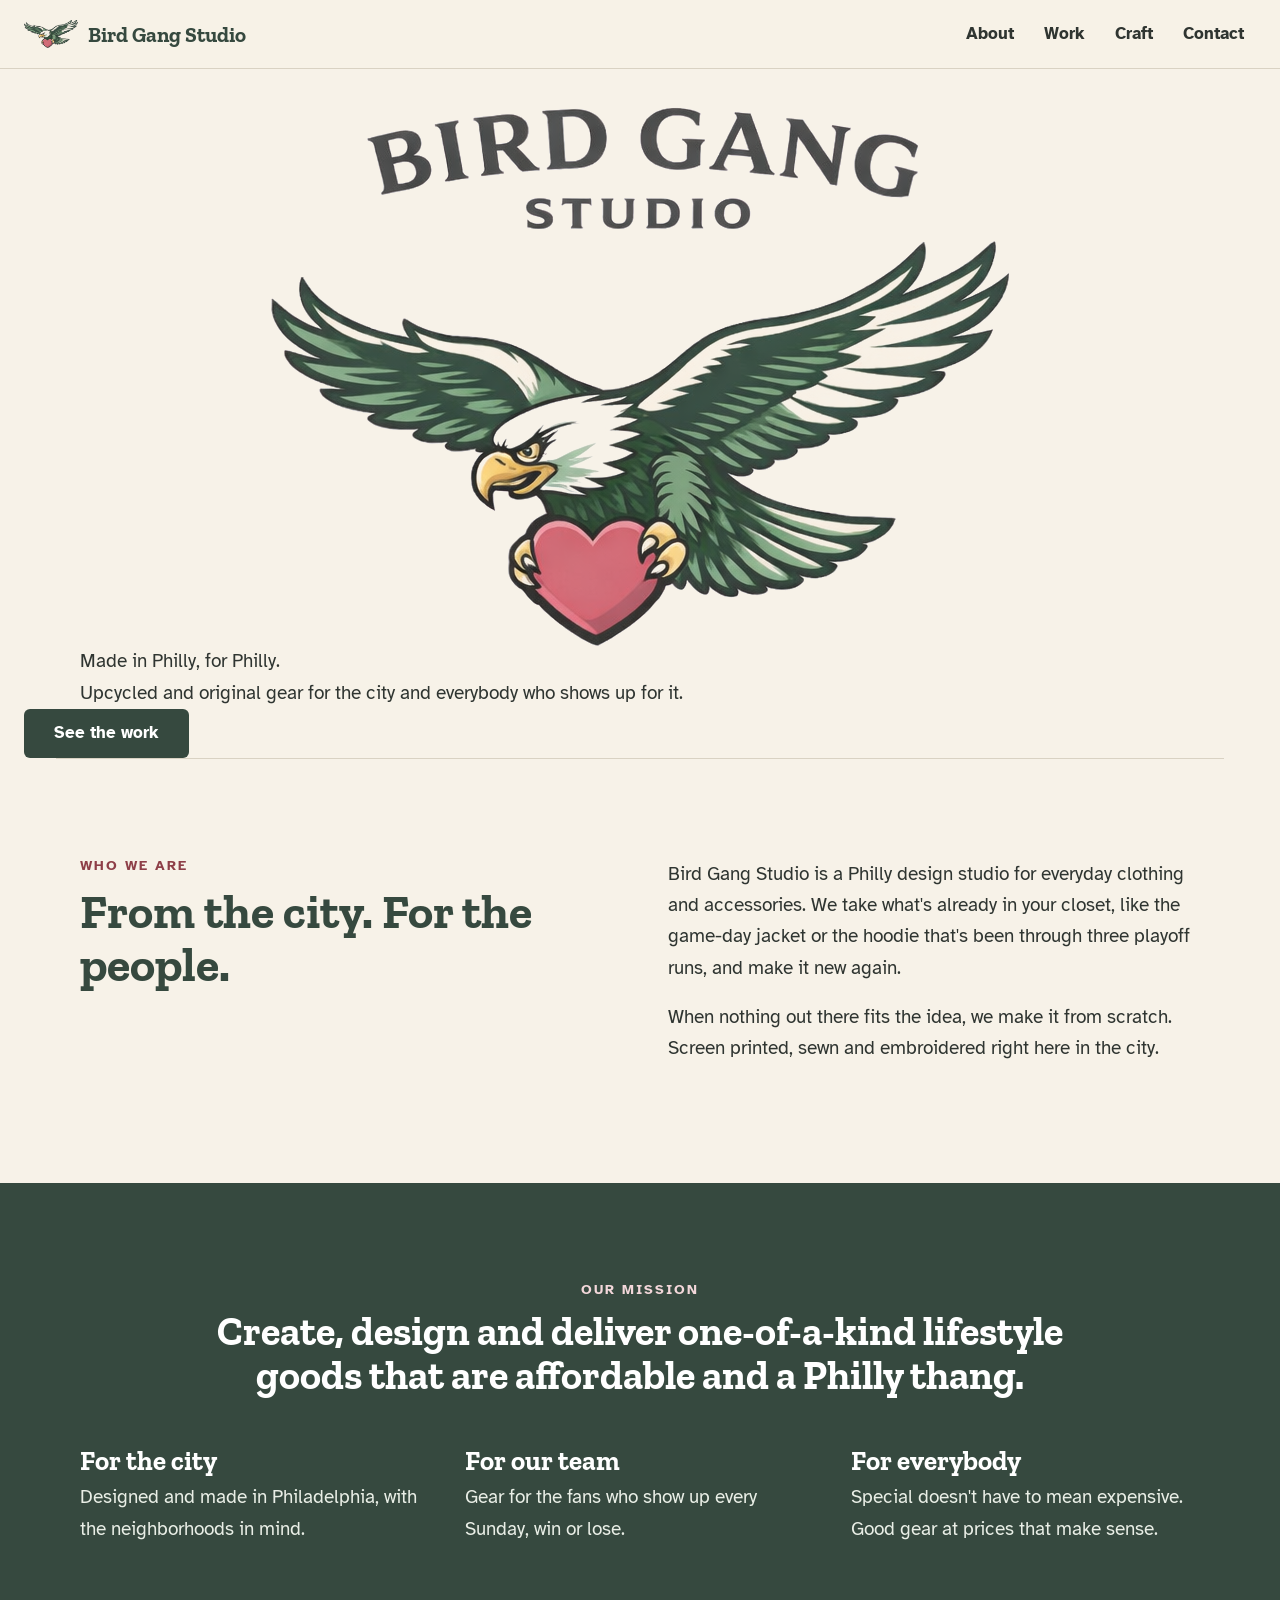
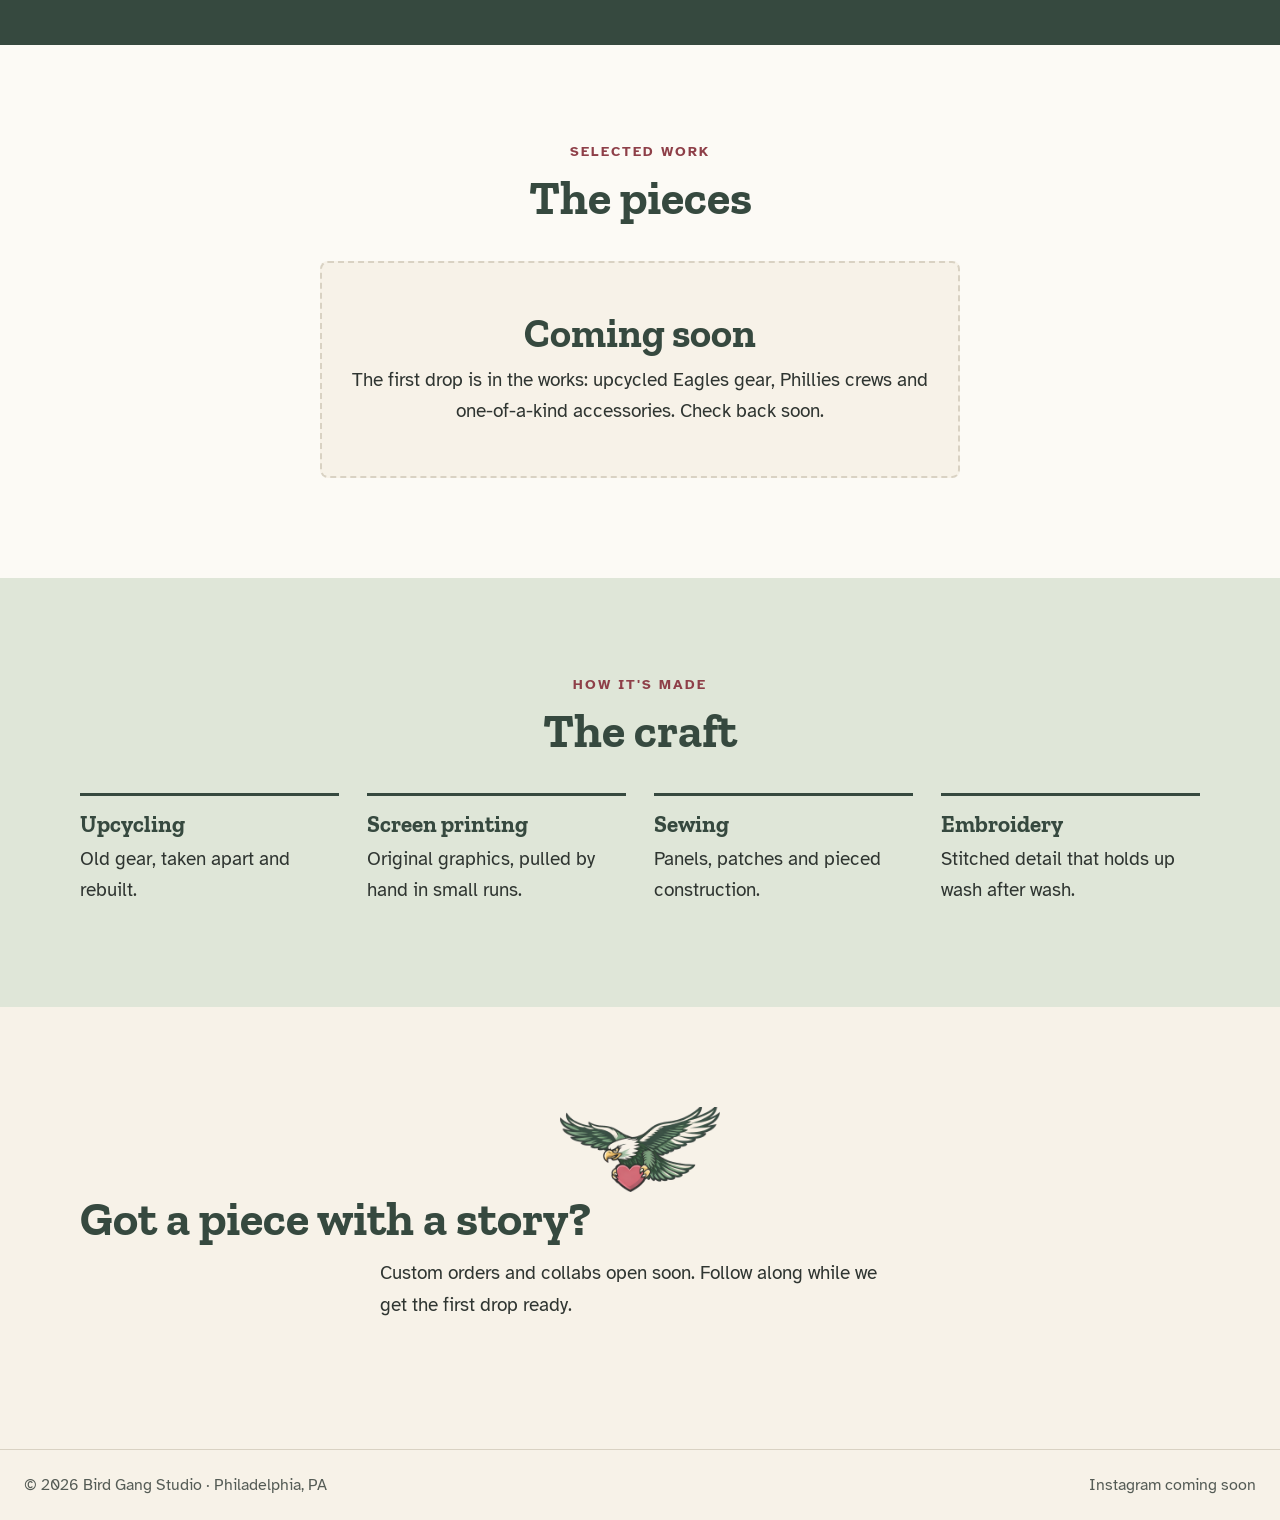
<file: index_2.html>
<!DOCTYPE html>
<html lang="en">
<head>
  <meta charset="utf-8">
  <meta name="viewport" content="width=device-width, initial-scale=1">
  <title>Bird Gang Studio | Made in Philly, for Philly</title>
  <meta name="description" content="Bird Gang Studio is a Philadelphia design studio making upcycled and original clothing and accessories for the city and the fans who show up for it. Screen printed, sewn and embroidered.">
  <meta property="og:title" content="Bird Gang Studio">
  <meta property="og:description" content="Made in Philly, for Philly. Upcycled and original gear, screen printed, sewn and embroidered.">
  <meta property="og:image" content="logo.png">
  <link rel="icon" href="favicon.png">
  <link rel="preconnect" href="https://fonts.googleapis.com">
  <link rel="preconnect" href="https://fonts.gstatic.com" crossorigin>
  <link href="https://fonts.googleapis.com/css2?family=Atkinson+Hyperlegible:ital,wght@0,400;0,700;1,400&family=Zilla+Slab:wght@600;700&display=swap" rel="stylesheet">
  <link rel="stylesheet" href="styles.css">
</head>
<body>
  <a class="skip" href="#main">Skip to content</a>

  <header class="nav">
    <a class="brand" href="#main" aria-label="Bird Gang Studio, home"><img src="eagle.png" alt="" width="54" height="29"><span>Bird Gang Studio</span></a>
    <nav aria-label="Main">
      <a href="#about">About</a>
      <a href="#work">Work</a>
      <a href="#craft">Craft</a>
      <a href="#contact">Contact</a>
    </nav>
  </header>

  <main id="main">

    <section class="hero">
      <h1 class="visually-hidden">Bird Gang Studio</h1>
      <img class="hero-logo" src="logo.png" alt="Bird Gang Studio logo: an eagle in flight holding a heart" width="739" height="539">
      <p class="hero-line">Made in Philly, for Philly.</p>
      <p class="hero-sub">Upcycled and original gear for the city and everybody who shows up for it.</p>
      <a class="btn" href="#work">See the work</a>
    </section>

    <section id="about" class="about" aria-labelledby="about-h">
      <div class="about-head">
        <p class="eyebrow">Who we are</p>
        <h2 id="about-h">From the city. For the people.</h2>
      </div>
      <div class="about-body">
        <p>Bird Gang Studio is a Philly design studio for everyday clothing and accessories. We take what's already in your closet, like the game-day jacket or the hoodie that's been through three playoff runs, and make it new again.</p>
        <p>When nothing out there fits the idea, we make it from scratch. Screen printed, sewn and embroidered right here in the city.</p>
      </div>
    </section>

    <section class="pillars" aria-labelledby="mission-h">
      <div class="mission">
        <p class="eyebrow">Our mission</p>
        <h2 id="mission-h">Create, design and deliver one-of-a-kind lifestyle goods that are affordable and a Philly thang.</h2>
      </div>
      <div class="pillar-grid">
        <div>
          <h3>For the city</h3>
          <p>Designed and made in Philadelphia, with the neighborhoods in mind.</p>
        </div>
        <div>
          <h3>For our team</h3>
          <p>Gear for the fans who show up every Sunday, win or lose.</p>
        </div>
        <div>
          <h3>For everybody</h3>
          <p>Special doesn't have to mean expensive. Good gear at prices that make sense.</p>
        </div>
      </div>
    </section>

    <section id="work" class="work" aria-labelledby="work-h">
      <div class="section-head">
        <p class="eyebrow">Selected work</p>
        <h2 id="work-h">The pieces</h2>
      </div>
      <div class="soon">
        <p class="soon-label">Coming soon</p>
        <p>The first drop is in the works: upcycled Eagles gear, Phillies crews and one-of-a-kind accessories. Check back soon.</p>
      </div>
    </section>

    <section id="craft" class="craft" aria-labelledby="craft-h">
      <div class="section-head">
        <p class="eyebrow">How it's made</p>
        <h2 id="craft-h">The craft</h2>
      </div>
      <div class="craft-grid">
        <div><h3>Upcycling</h3><p>Old gear, taken apart and rebuilt.</p></div>
        <div><h3>Screen printing</h3><p>Original graphics, pulled by hand in small runs.</p></div>
        <div><h3>Sewing</h3><p>Panels, patches and pieced construction.</p></div>
        <div><h3>Embroidery</h3><p>Stitched detail that holds up wash after wash.</p></div>
      </div>
    </section>

    <section id="contact" class="contact" aria-labelledby="contact-h">
      <img src="eagle.png" alt="" width="160" height="86">
      <h2 id="contact-h">Got a piece with a story?</h2>
      <p>Custom orders and collabs open soon. Follow along while we get the first drop ready.</p>
    </section>

  </main>

  <footer class="footer">
    <span>© <span id="yr">2026</span> Bird Gang Studio · Philadelphia, PA</span>
    <span>Instagram coming soon</span>
  </footer>

  <script>document.getElementById('yr').textContent = new Date().getFullYear();</script>
</body>
</html>
</file>
<file: styles.css>
/* All text colors pass WCAG AA contrast on every background they sit on. */
:root {
  --cream: #f7f2e8;      /* main background */
  --paper: #fcfaf5;      /* lighter panels */
  --sage: #dfe6d8;       /* soft green panel */
  --green: #36493f;      /* logo outline green: headings, buttons */
  --green-dark: #2b3a32;
  --text: #2f3531;
  --muted: #555c56;
  --rose: #8e3f48;       /* deepened from the heart */
  --line: #d9d2c3;
  --focus: #1f6f8b;
  --display: "Zilla Slab", Rockwell, Georgia, serif;
  --body: "Atkinson Hyperlegible", Verdana, system-ui, sans-serif;
  --max: 1120px;
}

* { box-sizing: border-box; margin: 0; padding: 0; }
html { scroll-behavior: smooth; }
body { background: var(--cream); color: var(--text); font: 400 19px/1.65 var(--body); }
img { display: block; max-width: 100%; height: auto; }
a { color: inherit; }
ul[role="list"] { list-style: none; }

:focus-visible { outline: 3px solid var(--focus); outline-offset: 3px; }
.skip { position: absolute; left: 16px; top: -60px; z-index: 20; padding: 10px 16px; background: var(--green); color: #fff; font-weight: 700; }
.skip:focus { top: 12px; }
.visually-hidden { position: absolute; width: 1px; height: 1px; overflow: hidden; clip: rect(0 0 0 0); white-space: nowrap; }

.eyebrow { font: 700 14px/1 var(--body); letter-spacing: .14em; text-transform: uppercase; color: var(--rose); margin-bottom: 12px; }
h1, h2, h3 { font-family: var(--display); font-weight: 700; color: var(--green); line-height: 1.12; }
h2 { font-size: clamp(32px, 4.4vw, 48px); }
h3 { font-size: 23px; margin-bottom: 6px; }

section { padding: clamp(60px, 8vw, 100px) 24px; }
section > * { max-width: var(--max); margin-left: auto; margin-right: auto; }

/* nav */
.nav { position: sticky; top: 0; z-index: 10; display: flex; justify-content: space-between; align-items: center; gap: 16px; padding: 10px 24px; background: rgba(247, 242, 232, .96); border-bottom: 1px solid var(--line); }
.brand { display: flex; align-items: center; gap: 10px; text-decoration: none; font: 700 21px/1 var(--display); color: var(--green); }
.nav nav { display: flex; gap: 6px; }
.nav nav a { font-size: 17px; font-weight: 700; text-decoration: none; color: var(--text); padding: 10px 12px; border-radius: 4px; }
.nav nav a:hover { background: var(--sage); }

/* hero banner */
.hero { padding: clamp(20px, 3vw, 40px) 24px 0; }
.banner { display: grid; grid-template-columns: repeat(3, 1fr); gap: 4px; max-width: var(--max); margin: 0 auto; }
.panel { display: flex; flex-direction: column; background: var(--cream); }
.panel-top { flex: 1; display: flex; flex-direction: column; justify-content: center; align-items: center; text-align: center; padding: clamp(28px, 4vw, 56px) 20px; min-height: clamp(260px, 30vw, 380px); }
.panel-eagle img { width: 92%; }
.panel-eyebrow { font-weight: 700; font-size: 14px; letter-spacing: .16em; text-transform: uppercase; color: var(--rose); margin-bottom: 14px; }
.panel-head { font: 700 clamp(34px, 4.4vw, 54px)/1.04 var(--display); color: var(--green); text-wrap: balance; }
.panel-sub { margin-top: 14px; max-width: 26ch; }
.panel-band { background: var(--green); color: #fff; text-align: center; padding: 22px 16px; border-top: 5px solid var(--rose); min-height: 104px; display: flex; flex-direction: column; justify-content: center; }
.band-big { font-weight: 700; letter-spacing: .12em; text-transform: uppercase; font-size: 16px; }
.band-small { color: var(--sage); font-size: 15px; margin-top: 4px; }
.band-btn { align-self: center; display: inline-block; padding: 10px 22px; border-radius: 999px; background: var(--cream); color: var(--green); font-weight: 700; text-decoration: none; }
.band-btn:hover { background: #fff; }
@media (max-width: 760px) {
  .banner { grid-template-columns: 1fr; }
  .panel-top { min-height: 0; }
  .panel-band { min-height: 0; }
}

.btn { display: inline-block; min-height: 48px; padding: 14px 30px; background: var(--green); color: #fff; text-decoration: none; font: 700 17px/1.2 var(--body); border-radius: 6px; transition: background .2s; }
.btn:hover { background: var(--green-dark); }

/* about */
.about { display: grid; grid-template-columns: 1fr 1fr; gap: 56px; max-width: calc(var(--max) + 48px); margin: 0 auto; border-top: 1px solid var(--line); }
.about > * { margin: 0; }
.about-body p { margin-bottom: 18px; }

/* pillars */
.pillars { background: var(--green); }
.mission { text-align: center; max-width: 860px; margin-bottom: 48px; }
.pillars .eyebrow { color: #f3d7da; }
.mission h2 { color: #fff; font-size: clamp(28px, 3.6vw, 40px); }
.pillar-grid { display: grid; grid-template-columns: repeat(3, 1fr); gap: 36px; }
.pillars h3 { color: #fff; font-size: 27px; }
.pillars p { color: #e9eee6; }

/* work */
.work { background: var(--paper); }
.section-head { margin-bottom: 36px; text-align: center; }
.grid { display: grid; grid-template-columns: repeat(4, 1fr); gap: 24px; }
.card { background: var(--cream); border: 1px solid var(--line); border-radius: 6px; overflow: hidden; }
.photo { position: relative; aspect-ratio: 4 / 5; overflow: hidden; background: var(--sage); }
.photo img { width: 100%; height: 100%; object-fit: cover; transition: opacity .35s; }
.swap img + img { position: absolute; inset: 0; opacity: 0; }
.swap:hover img + img, .swap:focus img + img { opacity: 1; }
.card-body { padding: 18px 20px 24px; }
.card-body p { color: var(--muted); font-size: 17px; line-height: 1.55; }
.card-body h3 { font-size: 22px; }
.tag { font-size: 13px !important; font-weight: 700; letter-spacing: .1em; text-transform: uppercase; color: var(--rose) !important; margin-bottom: 6px; }

.soon { max-width: 640px; text-align: center; padding: 48px 28px; border: 2px dashed var(--line); border-radius: 8px; background: var(--cream); }
.soon img { width: 120px; margin: 0 auto 16px; }
.soon-label { font: 700 clamp(30px, 4vw, 40px)/1.1 var(--display); color: var(--green); margin-bottom: 10px; }

/* craft */
.craft { background: var(--sage); }
.craft-grid { display: grid; grid-template-columns: repeat(4, 1fr); gap: 28px; }
.craft-grid > div { border-top: 3px solid var(--green); padding-top: 16px; }

/* contact */
.contact { text-align: center; }
.contact p { margin: 12px auto 28px; max-width: 520px; }

.footer { display: flex; justify-content: space-between; flex-wrap: wrap; gap: 12px; padding: 22px 24px; border-top: 1px solid var(--line); color: var(--muted); font-size: 16px; }

@media (max-width: 960px) {
  .grid, .craft-grid { grid-template-columns: repeat(2, 1fr); }
}
@media (max-width: 760px) {
  .about, .pillar-grid { grid-template-columns: 1fr; gap: 20px; }
}
@media (max-width: 560px) {
  .brand span { display: none; }
  .nav nav a { padding: 10px 8px; font-size: 16px; }
  .grid, .craft-grid { grid-template-columns: 1fr; }
}
/* instagram */
.footer { align-items: center; }
.btn-ig { display: inline-flex; align-items: center; gap: 12px; padding: 12px 26px 12px 14px; border-radius: 999px; }
.btn-ig i { display: grid; place-items: center; width: 36px; height: 36px; border-radius: 50%; background: var(--cream); color: var(--rose); font-size: 21px; transition: transform .25s; }
.btn-ig:hover i { transform: rotate(-12deg) scale(1.08); }
.ig { display: inline-flex; align-items: center; justify-content: center; width: 44px; height: 44px; border-radius: 50%; color: var(--green); font-size: 24px; text-decoration: none; transition: background .2s, color .2s; }
.ig:hover { background: var(--green); color: #fff; }

@media (prefers-reduced-motion: reduce) {
  html { scroll-behavior: auto; }
  * { transition: none !important; }
}

.btn-mail { display: inline-flex; align-items: center; gap: 10px; border-radius: 999px; padding: 14px 28px; }
.mail-addr { margin-top: 14px !important; color: var(--muted); font-size: 16px; user-select: all; }
@media (max-width: 760px) {
  .panel:not(:last-child) .panel-band { display: none; }
  .panel-top { padding-block: 24px; }
}

.drop { display: flex; flex-direction: column; align-items: center; font-family: var(--display); font-weight: 700; line-height: 1; }
.drop-a { font-size: clamp(30px, 3.6vw, 46px); line-height: 1.06; color: var(--green); }
.drop-b { font-size: clamp(30px, 3.6vw, 46px); line-height: 1.06; color: var(--rose); }
.nowrap { white-space: nowrap; }
.panel-head { font-size: clamp(30px, 3.6vw, 46px); }

/* contact form */
.contact { text-align: left; background: var(--cream); }
.contact-card { display: grid; grid-template-columns: 5fr 7fr; max-width: 1000px; margin: 0 auto; border-radius: 10px; overflow: hidden; background: var(--paper); box-shadow: 0 1px 0 var(--line), 0 18px 40px -24px rgba(43, 58, 50, .45); }
.contact-side { background: var(--green); color: #fff; padding: clamp(28px, 4vw, 48px); border-top: 6px solid var(--rose); display: flex; flex-direction: column; gap: 14px; }
.contact-side .eyebrow { color: #f3d7da; margin: 0; }
.contact-side h2 { color: #fff; font-size: clamp(30px, 3.4vw, 42px); }
.contact-side p { margin: 0; color: #e9eee6; }
.contact-alt { margin-top: auto !important; font-size: 16px; padding-top: 18px; border-top: 1px solid rgba(255,255,255,.18); }
.contact-alt a { color: #fff; font-weight: 700; text-underline-offset: 3px; word-break: break-word; }
.contact-form { display: grid; gap: 22px; padding: clamp(28px, 4vw, 48px); border-top: 6px solid var(--rose); }
.field-row { display: grid; grid-template-columns: 1fr 1fr; gap: 22px; }
.field { display: grid; gap: 6px; }
.field label { font-size: 13px; font-weight: 700; letter-spacing: .12em; text-transform: uppercase; color: var(--green); }
.field input, .field textarea { font: 400 18px/1.4 var(--body); color: var(--text); background: transparent; border: 0; border-bottom: 2px solid var(--line); border-radius: 0; padding: 8px 2px 10px; width: 100%; transition: border-color .2s; }
.field textarea { resize: vertical; min-height: 120px; border: 2px solid var(--line); border-radius: 6px; padding: 12px; }
.field input::placeholder, .field textarea::placeholder { color: #8a908b; }
.field input:focus, .field textarea:focus { outline: none; border-color: var(--green); }
.field input:focus-visible, .field textarea:focus-visible { box-shadow: 0 3px 0 -1px var(--green); }
.send { width: 100%; border: 0; cursor: pointer; border-radius: 999px; padding: 16px 28px; font-size: 18px; display: inline-flex; justify-content: center; gap: 10px; }
.send span { transition: transform .2s; }
.send:hover span { transform: translateX(4px); }
.send:disabled { opacity: .6; cursor: wait; }
.form-status { min-height: 1.4em; margin: -8px 0 0; font-size: 16px; font-weight: 700; color: var(--green); text-align: center; }
@media (max-width: 800px) {
  .contact-card { grid-template-columns: 1fr; }
  .contact-form { border-top: 0; }
  .field-row { grid-template-columns: 1fr; }
}
@media (max-width: 760px) { .panel-eagle { order: -1; } }
</file>
